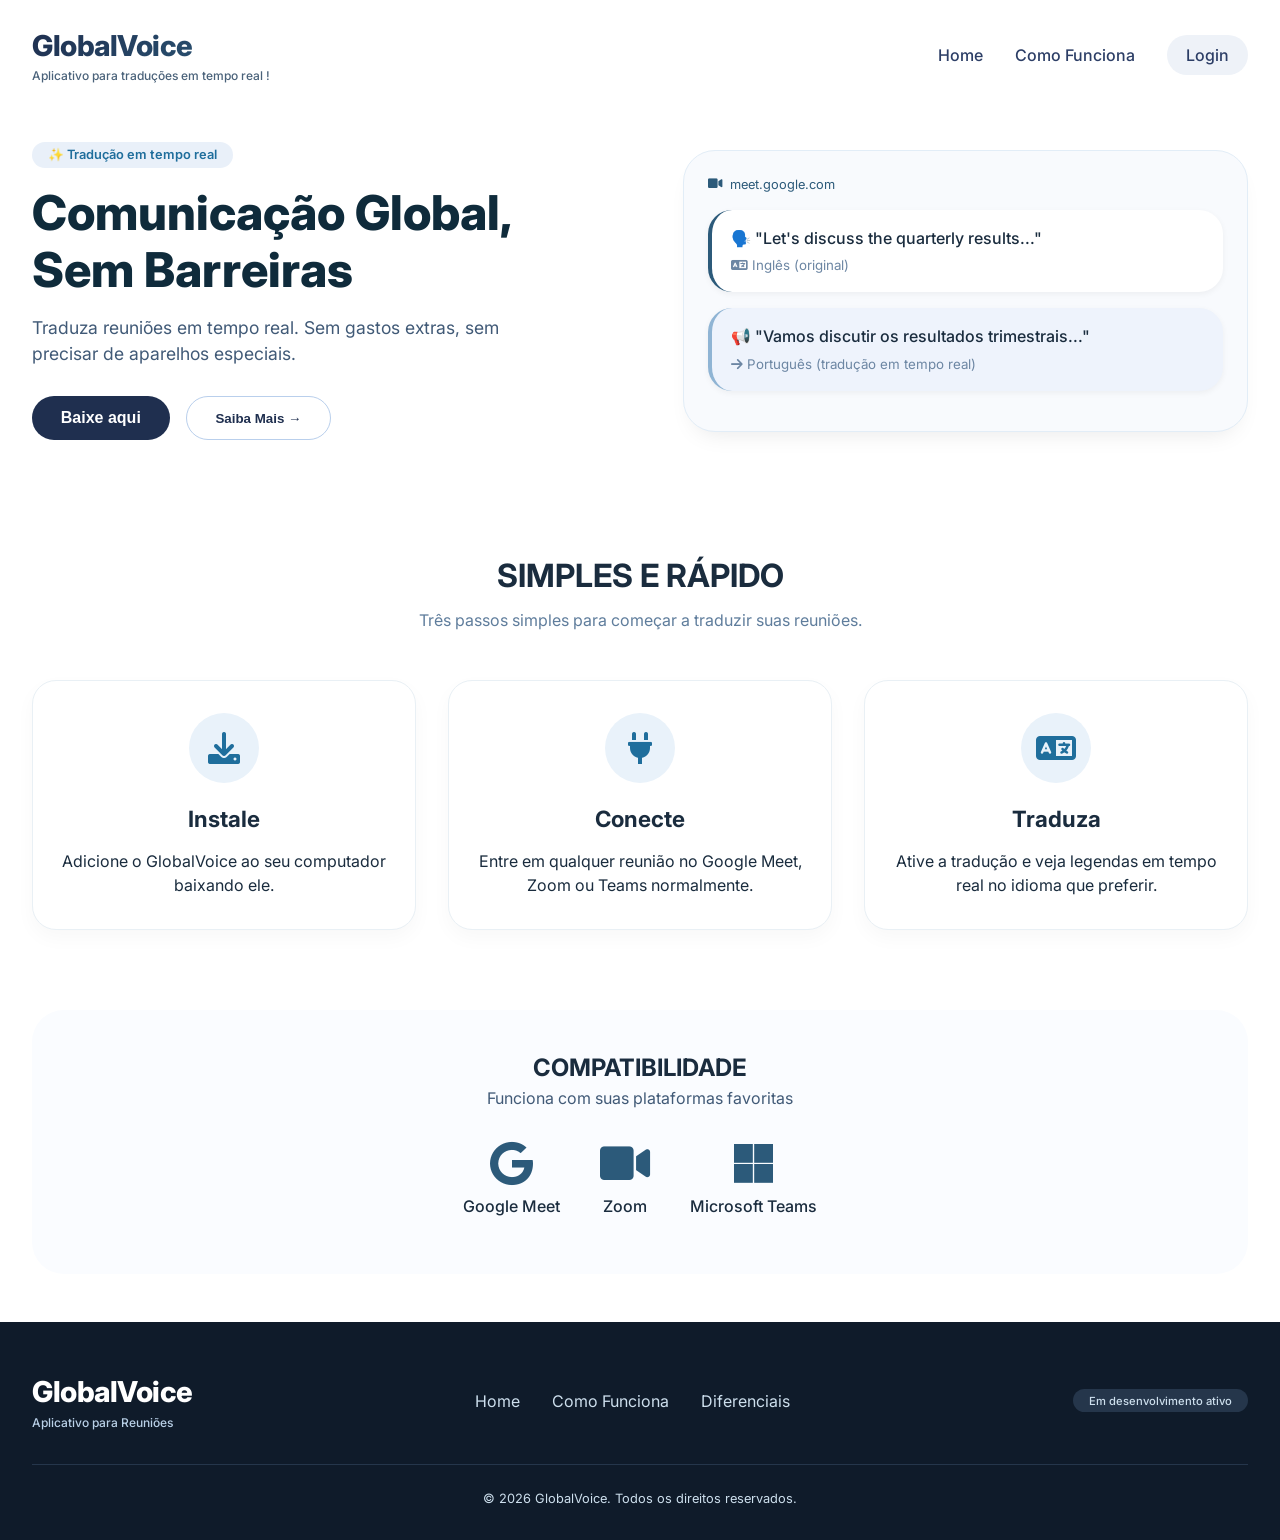
<file: Home_page1.0/index.html>
<!DOCTYPE html>
<html lang="pt-BR">
<head>
  <meta charset="UTF-8">
  <meta name="viewport" content="width=device-width, initial-scale=1.0, user-scalable=yes">
  <title>GlobalVoice – Aplicativo de tradução para videoconferências</title>
  <link rel="stylesheet" href="https://cdnjs.cloudflare.com/ajax/libs/font-awesome/6.0.0-beta3/css/all.min.css">
  <link href="https://fonts.googleapis.com/css2?family=Inter:opsz,wght@14..32,300;14..32,400;14..32,600;14..32,700;14..32,800&display=swap" rel="stylesheet">
  <link rel="stylesheet" href="style.css">
</head>
<body>

<div class="container">
  <nav class="navbar">
    <div class="logo">
      <h1>GlobalVoice</h1>
      <span>Aplicativo para traduções em tempo real !</span>
    </div>
    <div class="nav-links">
      <a href="#">Home</a>
      <a href="#como-funciona">Como Funciona</a>
      <a href="#" class="login-btn-nav">Login</a>
    </div>
  </nav>

  <section class="hero">
    <div class="hero-text">
      <div class="badge">✨ Tradução em tempo real</div>
      <h1>Comunicação Global,<br> Sem Barreiras</h1>
      <p>Traduza reuniões em tempo real. Sem gastos extras, sem precisar de aparelhos especiais.</p>
      <div class="btn-group">
        <button class="btn-primary"></i>Baixe aqui</button>
        <button class="btn-outline">Saiba Mais →</button>
      </div>
    </div>
    <div class="demo-card">
      <div class="demo-header">
        <i class="fas fa-video" style="color:#2c5a7a"></i> <span>meet.google.com</span>
      </div>
      <div class="bubble">
        <p>🗣️ "Let's discuss the quarterly results..."</p>
        <small><i class="fas fa-language"></i> Inglês (original)</small>
      </div>
      <div class="bubble translated">
        <p>📢 "Vamos discutir os resultados trimestrais..."</p>
        <small><i class="fas fa-arrow-right"></i> Português (tradução em tempo real)</small>
      </div>
    </div>
  </section>
</div>

<section id="como-funciona" class="section">
  <div class="container">
    <h2>SIMPLES E RÁPIDO</h2>
    <div class="sub">Três passos simples para começar a traduzir suas reuniões.</div>
    <div class="steps">
      <div class="step-card">
        <div class="step-icon"><i class="fas fa-download"></i></div>
        <h3>Instale</h3>
        <p>Adicione o GlobalVoice ao seu computador baixando ele.</p>
      </div>
      <div class="step-card">
        <div class="step-icon"><i class="fas fa-plug"></i></div>
        <h3>Conecte</h3>
        <p>Entre em qualquer reunião no Google Meet, Zoom ou Teams normalmente.</p>
      </div>
      <div class="step-card">
        <div class="step-icon"><i class="fas fa-language"></i></div>
        <h3>Traduza</h3>
        <p>Ative a tradução e veja legendas em tempo real no idioma que preferir.</p>
      </div>
    </div>
  </div>
</section>

<div class="container">
  <div class="platforms">
    <h2>COMPATIBILIDADE</h2>
    <p style="color:#415a77;">Funciona com suas plataformas favoritas</p>
    <div class="platform-icons">
      <div class="platform-item"><i class="fab fa-google"></i><span>Google Meet</span></div>
      <div class="platform-item"><i class="fas fa-video"></i><span>Zoom</span></div>
      <div class="platform-item"><i class="fab fa-microsoft"></i><span>Microsoft Teams</span></div>
    </div>
  </div>
</div>

<footer>
  <div class="container">
    <div class="footer-content">
      <div class="logo" style="color:white;">
        <h1 style="color:white; background: none;">GlobalVoice</h1>
        <span style="color:#b9d0e7;">Aplicativo para Reuniões</span>
      </div>
      <div class="footer-links">
        <a href="#">Home</a>
        <a href="#como-funciona">Como Funciona</a>
        <a href="#">Diferenciais</a>
      </div>
      <div class="status-badge">Em desenvolvimento ativo</div>
    </div>
    <div class="copy">
      © 2026 GlobalVoice. Todos os direitos reservados.
    </div>
  </div>
</footer>

<script src="script.js"></script>
</body>
</html>
</file>
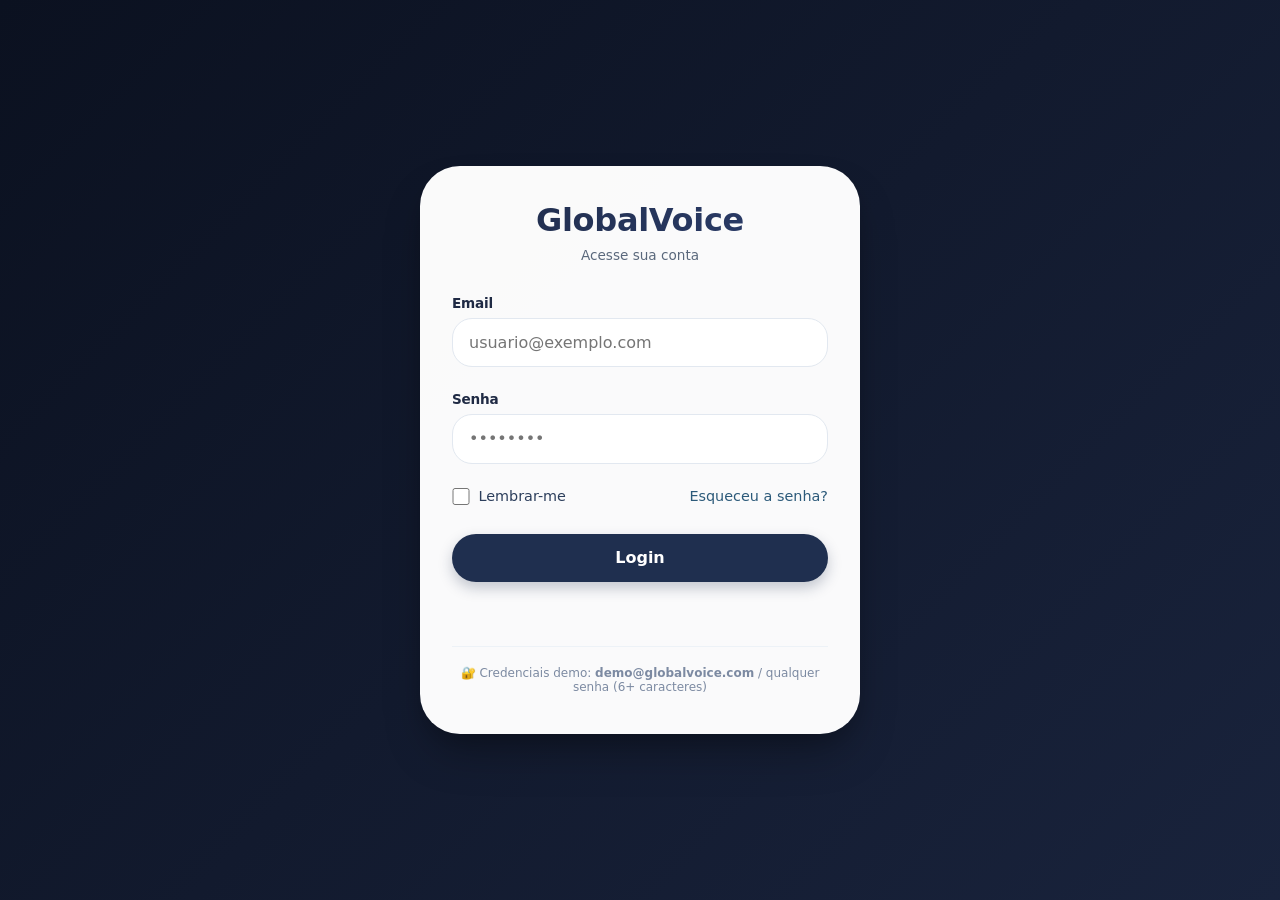
<file: tela_login/login1.0/log.html>
<!DOCTYPE html>
<html lang="pt-BR">
<head>
  <meta charset="UTF-8">
  <meta name="viewport" content="width=device-width, initial-scale=1.0, user-scalable=yes">
  <title>GlobalVoice · Login</title>
  <style>
    * {
      margin: 0;
      padding: 0;
      box-sizing: border-box;
    }

    body {
      background: linear-gradient(135deg, #0b1120 0%, #19233c 100%);
      font-family: 'Inter', system-ui, -apple-system, 'Segoe UI', Roboto, 'Helvetica Neue', sans-serif;
      min-height: 100vh;
      display: flex;
      align-items: center;
      justify-content: center;
      padding: 1.5rem;
    }

    /* card principal – proporção próxima à referência (729x737) mas responsivo */
    .login-card {
      max-width: 460px;
      width: 100%;
      background: rgba(255, 255, 255, 0.98);
      backdrop-filter: blur(0px);
      border-radius: 2.5rem;
      box-shadow: 0 25px 45px -12px rgba(0, 0, 0, 0.35), 0 8px 18px rgba(0, 0, 0, 0.1);
      padding: 2.2rem 2rem 2.5rem;
      transition: all 0.2s ease;
    }

    /* logo / título estilizado */
    .login-header {
      text-align: center;
      margin-bottom: 2rem;
    }

    .login-header h1 {
      font-size: 2rem;
      font-weight: 700;
      background: linear-gradient(120deg, #1f2b48, #2c3e6d);
      background-clip: text;
      -webkit-background-clip: text;
      color: transparent;
      letter-spacing: -0.3px;
    }

    .login-header .sub {
      color: #5a687c;
      font-size: 0.85rem;
      margin-top: 0.5rem;
      font-weight: 500;
    }

    /* campos do formulário */
    .input-group {
      margin-bottom: 1.5rem;
      display: flex;
      flex-direction: column;
    }

    .input-group label {
      font-size: 0.85rem;
      font-weight: 600;
      color: #1f2a44;
      margin-bottom: 0.4rem;
      letter-spacing: -0.2px;
    }

    .input-group input {
      padding: 0.9rem 1rem;
      border-radius: 1.25rem;
      border: 1.5px solid #e2e8f0;
      background-color: #ffffff;
      font-size: 1rem;
      font-family: inherit;
      transition: all 0.2s;
      outline: none;
      color: #0f172a;
    }

    .input-group input:focus {
      border-color: #3b6ea0;
      box-shadow: 0 0 0 3px rgba(59, 110, 160, 0.2);
    }

    /* opções adicionais (remember + forgot) */
    .options-row {
      display: flex;
      justify-content: space-between;
      align-items: center;
      margin: 0.5rem 0 1.8rem 0;
      flex-wrap: wrap;
      gap: 0.8rem;
    }

    .checkbox-label {
      display: flex;
      align-items: center;
      gap: 0.55rem;
      cursor: pointer;
      font-size: 0.9rem;
      color: #2c3e5c;
      font-weight: 500;
    }

    .checkbox-label input {
      width: 1.1rem;
      height: 1.1rem;
      cursor: pointer;
      accent-color: #2c5a7a;
    }

    .forgot-link {
      color: #2c5a7a;
      text-decoration: none;
      font-size: 0.9rem;
      font-weight: 500;
      transition: color 0.2s;
    }

    .forgot-link:hover {
      color: #0f2b44;
      text-decoration: underline;
    }

    /* botão principal */
    .login-btn {
      width: 100%;
      background: #1f2f4f;
      border: none;
      padding: 0.9rem;
      border-radius: 2rem;
      font-weight: 700;
      font-size: 1rem;
      color: white;
      font-family: inherit;
      cursor: pointer;
      transition: background 0.25s, transform 0.1s;
      margin-bottom: 1.2rem;
      box-shadow: 0 6px 14px rgba(28, 45, 75, 0.25);
    }

    .login-btn:hover {
      background: #2c456e;
      transform: translateY(-1px);
    }

    .login-btn:active {
      transform: translateY(1px);
    }

    /* rodapé com mensagem de erro ou demo (opcional) */
    .demo-note {
      text-align: center;
      font-size: 0.75rem;
      color: #7c8aa2;
      margin-top: 1.2rem;
      border-top: 1px solid #edf2f7;
      padding-top: 1.2rem;
    }

    /* responsividade */
    @media (max-width: 500px) {
      .login-card {
        padding: 1.8rem 1.5rem 2rem;
      }
      .login-header h1 {
        font-size: 1.8rem;
      }
      .options-row {
        flex-direction: column;
        align-items: flex-start;
      }
    }

    /* validação visual simples */
    .error-message {
      color: #d14545;
      font-size: 0.75rem;
      margin-top: 0.3rem;
      margin-left: 0.5rem;
      display: none;
    }

    /* estilo para o card parecer com a referência (proporção) */
    @media (min-width: 760px) {
      .login-card {
        max-width: 440px;
      }
    }
  </style>
</head>
<body>
<div class="login-card">
  <div class="login-header">
    <h1>GlobalVoice</h1>
    <div class="sub">Acesse sua conta</div>
  </div>

  <form id="loginForm" action="#" method="post">
    <div class="input-group">
      <label for="email">Email</label>
      <input type="email" id="email" name="email" placeholder="usuario@exemplo.com" autocomplete="email" required>
    </div>

    <div class="input-group">
      <label for="password">Senha</label>
      <input type="password" id="password" name="password" placeholder="••••••••" autocomplete="current-password" required>
    </div>

    <div class="options-row">
      <label class="checkbox-label">
        <input type="checkbox" id="remember" name="remember">
        <span>Lembrar-me</span>
      </label>
      <a href="#" class="forgot-link" id="forgotPasswordLink">Esqueceu a senha?</a>
    </div>

    <button type="submit" class="login-btn">Login</button>

    <div id="formFeedback" style="text-align: center; font-size: 0.8rem; color: #b91c1c; min-height: 1.6rem;"></div>
  </form>

  <div class="demo-note">
    🔐 Credenciais demo: <strong>demo@globalvoice.com</strong> / qualquer senha (6+ caracteres)
  </div>
</div>

<script>
  (function() {
    const form = document.getElementById('loginForm');
    const feedbackDiv = document.getElementById('formFeedback');
    const emailInput = document.getElementById('email');
    const passwordInput = document.getElementById('password');
    const rememberCheck = document.getElementById('remember');

    // Helper para mostrar mensagem de erro/sucesso simulada
    function showMessage(msg, isError = true) {
      feedbackDiv.textContent = msg;
      feedbackDiv.style.color = isError ? '#d14545' : '#2c6e4f';
      if (!isError) {
        setTimeout(() => {
          if (feedbackDiv.textContent === msg) feedbackDiv.textContent = '';
        }, 2500);
      } else {
        setTimeout(() => {
          if (feedbackDiv.textContent === msg) feedbackDiv.textContent = '';
        }, 3000);
      }
    }

    // Carregar "lembrar email" se existir no localStorage (simulação de persistência)
    function loadRememberedEmail() {
      const savedEmail = localStorage.getItem('globalvoice_remembered_email');
      const savedRemember = localStorage.getItem('globalvoice_remember_check');
      if (savedRemember === 'true' && savedEmail) {
        emailInput.value = savedEmail;
        rememberCheck.checked = true;
      } else {
        rememberCheck.checked = false;
      }
    }

    // Salvar preferência de "lembrar-me"
    function persistRemember(email, rememberMe) {
      if (rememberMe && email) {
        localStorage.setItem('globalvoice_remembered_email', email);
        localStorage.setItem('globalvoice_remember_check', 'true');
      } else {
        localStorage.removeItem('globalvoice_remembered_email');
        localStorage.setItem('globalvoice_remember_check', 'false');
      }
    }

    // validação simples front-end
    function validateForm(email, password) {
      if (!email.trim()) {
        showMessage('Por favor, informe o e-mail.', true);
        emailInput.focus();
        return false;
      }
      if (!email.includes('@') || !email.includes('.')) {
        showMessage('Insira um e-mail válido (ex: nome@dominio.com).', true);
        emailInput.focus();
        return false;
      }
      if (!password.trim()) {
        showMessage('A senha não pode estar vazia.', true);
        passwordInput.focus();
        return false;
      }
      if (password.length < 4) {
        showMessage('A senha deve ter pelo menos 4 caracteres (apenas para demonstração).', true);
        passwordInput.focus();
        return false;
      }
      return true;
    }

    // Simular requisição de login (integração futura com backend real)
    function fakeLoginRequest(email, password, remember) {
      // Nesta versão front-end, apenas simulamos sucesso se email for "demo@globalvoice.com"
      // ou qualquer email válido + senha com comprimento >=4 (apenas para fluxo demonstrativo)
      return new Promise((resolve) => {
        setTimeout(() => {
          // Exemplo: aceita qualquer email/senha que passe validação, mas destaca demo
          if (email === 'demo@globalvoice.com' || (email.includes('@') && password.length >= 4)) {
            resolve({ success: true, message: 'Login bem-sucedido! Redirecionando...' });
          } else {
            resolve({ success: false, message: 'Credenciais inválidas. Tente demo@globalvoice.com' });
          }
        }, 800);
      });
    }

    // Evento de submit
    form.addEventListener('submit', async (e) => {
      e.preventDefault();

      const email = emailInput.value.trim();
      const password = passwordInput.value;
      const remember = rememberCheck.checked;

      if (!validateForm(email, password)) return;

      // desabilitar botão durante chamada simulada
      const btn = form.querySelector('.login-btn');
      const originalText = btn.textContent;
      btn.disabled = true;
      btn.textContent = 'Entrando...';
      showMessage('Verificando credenciais...', false);

      try {
        const result = await fakeLoginRequest(email, password, remember);
        if (result.success) {
          persistRemember(email, remember);
          showMessage(result.message, false);
          // simular redirecionamento após 1.2s (para dashboard ou home)
          setTimeout(() => {
            alert('✅ Demonstração: redirecionamento para o painel GlobalVoice.\n(integração com backend em desenvolvimento)');
            // Em produção, redirecionar para página principal ou extensão
            // window.location.href = '/dashboard';
            btn.disabled = false;
            btn.textContent = originalText;
            // Resetar formulário apenas se quiser manter clean state
            // Aqui optamos por não resetar para preservar experiência demo
          }, 1200);
        } else {
          persistRemember(email, false); // se falhou, não mantém lembrete
          showMessage(result.message, true);
          btn.disabled = false;
          btn.textContent = originalText;
          passwordInput.value = ''; // limpar senha por segurança simulada
          passwordInput.focus();
        }
      } catch (err) {
        showMessage('Erro de conexão. Tente novamente.', true);
        btn.disabled = false;
        btn.textContent = originalText;
      }
    });

    // link "Esqueceu a senha" (simulação de recuperação)
    const forgotLink = document.getElementById('forgotPasswordLink');
    if (forgotLink) {
      forgotLink.addEventListener('click', (e) => {
        e.preventDefault();
        alert('🔐 Funcionalidade de recuperação de senha.\nEm breve integração com e-mail de redefinição.');
      });
    }

    // Carregar email lembrado ao iniciar a página
    loadRememberedEmail();

    // pequeno efeito para foco visual
    const inputs = document.querySelectorAll('input');
    inputs.forEach(input => {
      input.addEventListener('focus', () => {
        input.parentElement?.classList.add('focused');
      });
      input.addEventListener('blur', () => {
        input.parentElement?.classList.remove('focused');
      });
    });
  })();
</script>
</body>
</html>
</file>
<file: Home_page1.0/style.css>
* {
  margin: 0;
  padding: 0;
  box-sizing: border-box;
}

body {
  font-family: 'Inter', sans-serif;
  background: #ffffff;
  color: #1a2c3e;
  line-height: 1.5;
  scroll-behavior: smooth;
}

.container {
  max-width: 1280px;
  margin: 0 auto;
  padding: 0 2rem;
}

/* header / navegação */
.navbar {
  display: flex;
  justify-content: space-between;
  align-items: center;
  flex-wrap: wrap;
  padding: 1.5rem 0;
  gap: 1rem;
}

.logo h1 {
  font-size: 1.8rem;
  font-weight: 800;
  background: linear-gradient(135deg, #1f2f4f, #2c5a7a);
  background-clip: text;
  -webkit-background-clip: text;
  color: transparent;
  letter-spacing: -0.5px;
}

.logo span {
  font-size: 0.75rem;
  font-weight: 500;
  background: none;
  color: #4a627a;
  display: block;
  letter-spacing: normal;
}

.nav-links {
  display: flex;
  gap: 2rem;
  align-items: center;
  flex-wrap: wrap;
}

.nav-links a {
  text-decoration: none;
  font-weight: 500;
  color: #2c3e66;
  transition: color 0.2s;
}

.nav-links a:hover {
  color: #1f6e9c;
}

.login-btn-nav {
  background: #eef2f8;
  padding: 0.5rem 1.2rem;
  border-radius: 2rem;
  font-weight: 600;
}

/* hero */
.hero {
  display: flex;
  flex-wrap: wrap;
  align-items: center;
  justify-content: space-between;
  gap: 2rem;
  padding: 2rem 0 3rem;
}

.hero-text {
  flex: 1.2;
}

.hero-text .badge {
  background: #e9f0f9;
  display: inline-block;
  padding: 0.2rem 1rem;
  border-radius: 2rem;
  font-size: 0.8rem;
  font-weight: 600;
  color: #1f6e9c;
  margin-bottom: 1rem;
}

.hero-text h1 {
  font-size: 3rem;
  font-weight: 800;
  line-height: 1.2;
  color: #0f2b3b;
  margin-bottom: 1rem;
}

.hero-text p {
  font-size: 1.1rem;
  color: #415a77;
  margin: 1rem 0 1.8rem;
  max-width: 500px;
}

.btn-group {
  display: flex;
  gap: 1rem;
  flex-wrap: wrap;
}

.btn-primary {
  background: #1f2f4f;
  color: white;
  border: none;
  padding: 0.8rem 1.8rem;
  border-radius: 2.5rem;
  font-weight: 600;
  font-size: 1rem;
  cursor: pointer;
  transition: background 0.2s, transform 0.1s;
  display: inline-flex;
  align-items: center;
  gap: 0.5rem;
}

.btn-primary:hover {
  background: #2c456e;
  transform: translateY(-2px);
}

.btn-outline {
  background: transparent;
  border: 1.5px solid #b9cfec;
  color: #1f2f4f;
  padding: 0.8rem 1.8rem;
  border-radius: 2.5rem;
  font-weight: 600;
  cursor: pointer;
  transition: all 0.2s;
}

.btn-outline:hover {
  background: #f0f5fc;
  border-color: #1f6e9c;
}

/* card de exemplo de tradução (balão) */
.demo-card {
  flex: 1;
  background: #f8fafd;
  border-radius: 2rem;
  padding: 1.5rem;
  box-shadow: 0 12px 24px -12px rgba(0,0,0,0.1);
  border: 1px solid #e2edf7;
}

.demo-header {
  display: flex;
  align-items: center;
  gap: 0.5rem;
  font-size: 0.8rem;
  color: #2c5a7a;
  margin-bottom: 1rem;
}

.bubble {
  background: white;
  border-radius: 1.5rem;
  padding: 1rem 1.2rem;
  margin: 1rem 0;
  box-shadow: 0 2px 6px rgba(0,0,0,0.05);
  border-left: 4px solid #2c5a7a;
}

.bubble p {
  margin: 0;
  font-weight: 500;
}

.bubble small {
  color: #6c86a3;
  display: block;
  margin-top: 0.4rem;
}

.translated {
  background: #eef3fc;
  border-left-color: #8fb4d4;
}

/* seção como funciona */
.section {
  padding: 4rem 0;
  text-align: center;
}

.section h2 {
  font-size: 2rem;
  font-weight: 700;
  margin-bottom: 0.5rem;
}

.section .sub {
  color: #5f7d9c;
  max-width: 600px;
  margin: 0 auto 3rem;
}

.steps {
  display: flex;
  flex-wrap: wrap;
  justify-content: center;
  gap: 2rem;
}

.step-card {
  background: #ffffff;
  border-radius: 1.5rem;
  padding: 2rem 1.5rem;
  flex: 1;
  min-width: 200px;
  box-shadow: 0 8px 20px rgba(0,0,0,0.03);
  border: 1px solid #e9f0f5;
  transition: all 0.2s;
}

.step-card:hover {
  transform: translateY(-5px);
  border-color: #cde1ef;
}

.step-icon {
  background: #e9f2fa;
  width: 70px;
  height: 70px;
  line-height: 70px;
  border-radius: 40px;
  display: inline-flex;
  align-items: center;
  justify-content: center;
  font-size: 2rem;
  color: #1f6e9c;
  margin-bottom: 1.2rem;
}

.step-card h3 {
  font-size: 1.4rem;
  margin-bottom: 0.8rem;
}

/* compatibilidade */
.platforms {
  background: #fafcff;
  border-radius: 2rem;
  padding: 2.5rem;
  text-align: center;
  margin: 1rem 0;
}

.platform-icons {
  display: flex;
  justify-content: center;
  gap: 2.5rem;
  flex-wrap: wrap;
  margin: 2rem 0 1rem;
}

.platform-item {
  display: flex;
  flex-direction: column;
  align-items: center;
  gap: 0.5rem;
  font-weight: 500;
  font-size: 1rem;
}

.platform-item i {
  font-size: 2.8rem;
  color: #2c5a7a;
}

/* footer */
footer {
  background: #0f1b2a;
  color: #cddfed;
  padding: 3rem 0 2rem;
  margin-top: 3rem;
}

.footer-content {
  display: flex;
  justify-content: space-between;
  flex-wrap: wrap;
  gap: 2rem;
  align-items: center;
}

.footer-links {
  display: flex;
  gap: 2rem;
  flex-wrap: wrap;
}

.footer-links a {
  color: #cddfed;
  text-decoration: none;
}

.footer-links a:hover {
  color: white;
}

.copy {
  text-align: center;
  margin-top: 2rem;
  font-size: 0.8rem;
  border-top: 1px solid #25364b;
  padding-top: 1.5rem;
}

.status-badge {
  background: #25364b;
  display: inline-block;
  padding: 0.2rem 1rem;
  border-radius: 2rem;
  font-size: 0.7rem;
  font-weight: 500;
}

/* responsivo */
@media (max-width: 800px) {
  .navbar {
    flex-direction: column;
    text-align: center;
  }
  .hero {
    flex-direction: column;
    text-align: center;
  }
  .hero-text p {
    margin-left: auto;
    margin-right: auto;
  }
  .btn-group {
    justify-content: center;
  }
  .demo-card {
    width: 100%;
  }
  .footer-content {
    flex-direction: column;
    text-align: center;
  }
}
</file>
